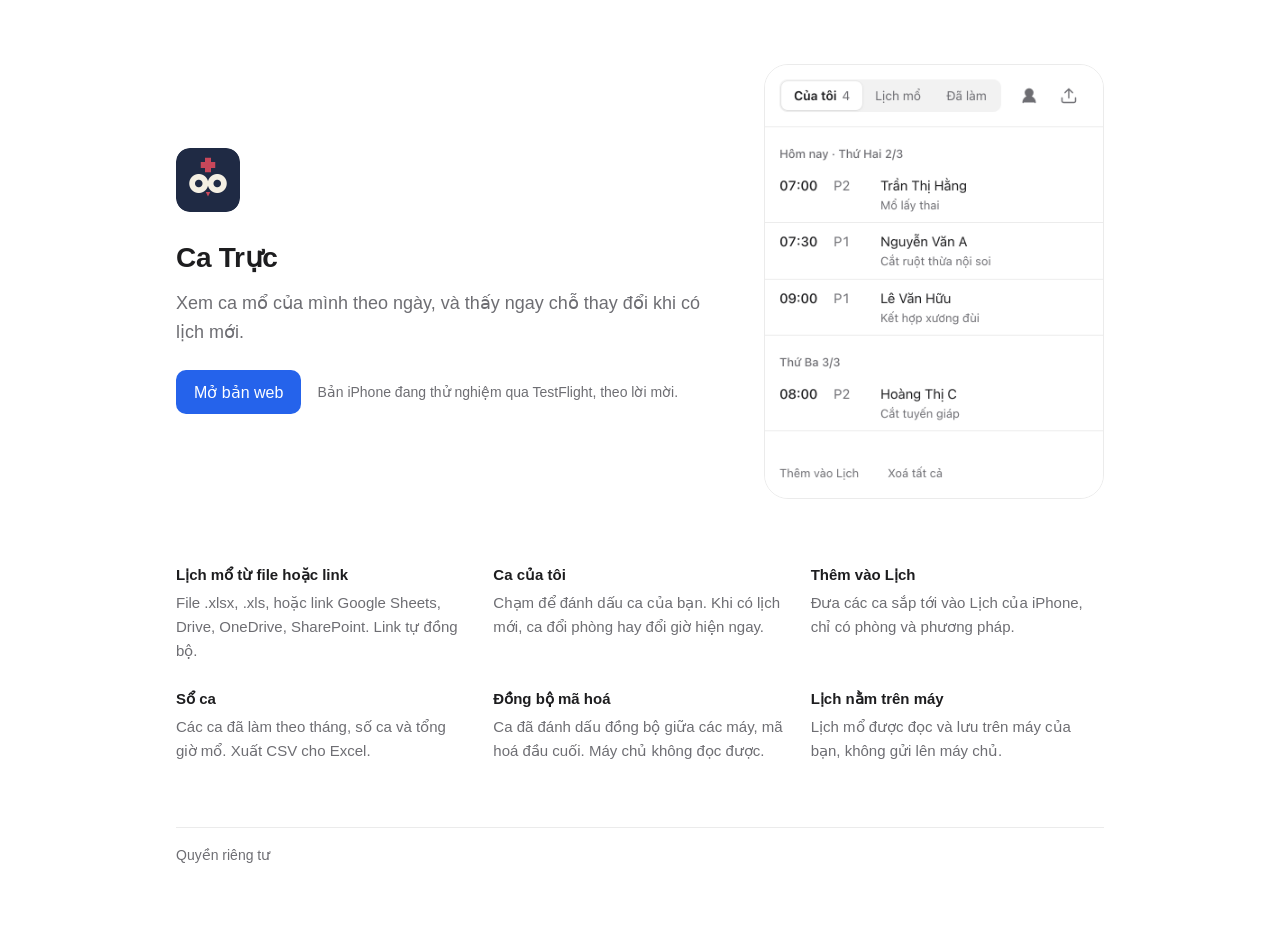
<file: index.html>
<!doctype html>
<html lang="vi">
<head>
<meta charset="utf-8">
<meta name="viewport" content="width=device-width, initial-scale=1">
<title>Ca Trực</title>
<meta name="description" content="Xem ca mổ của mình theo ngày, và thấy ngay chỗ thay đổi khi có lịch mới.">
<link rel="icon" href="favicon.svg">
<link rel="apple-touch-icon" href="apple-touch-icon.png">
<link rel="stylesheet" href="style.css">
</head>
<body>
<main>
<section class="hero">
  <div>
    <img class="app-icon" src="icon.png" alt="">
    <h1>Ca Trực</h1>
    <p class="lead">Xem ca mổ của mình theo ngày, và thấy ngay chỗ thay đổi khi có lịch mới.</p>
    <div class="actions">
      <a class="button" href="https://catruc.acla.io.vn">Mở bản web</a>
      <span class="muted">Bản iPhone đang thử nghiệm qua TestFlight, theo lời mời.</span>
    </div>
  </div>
  <picture class="shot">
    <source srcset="mine-dark.png" media="(prefers-color-scheme: dark)">
    <img src="mine-light.png" width="750" height="960" alt="Màn Của tôi: các ca đã đánh dấu theo ngày, với giờ, phòng, người bệnh và phương pháp">
  </picture>
</section>

<ul class="features">
  <li><h2>Lịch mổ từ file hoặc link</h2><p>File .xlsx, .xls, hoặc link Google Sheets, Drive, OneDrive, SharePoint. Link tự đồng bộ.</p></li>
  <li><h2>Ca của tôi</h2><p>Chạm để đánh dấu ca của bạn. Khi có lịch mới, ca đổi phòng hay đổi giờ hiện ngay.</p></li>
  <li><h2>Thêm vào Lịch</h2><p>Đưa các ca sắp tới vào Lịch của iPhone, chỉ có phòng và phương pháp.</p></li>
  <li><h2>Sổ ca</h2><p>Các ca đã làm theo tháng, số ca và tổng giờ mổ. Xuất CSV cho Excel.</p></li>
  <li><h2>Đồng bộ mã hoá</h2><p>Ca đã đánh dấu đồng bộ giữa các máy, mã hoá đầu cuối. Máy chủ không đọc được.</p></li>
  <li><h2>Lịch nằm trên máy</h2><p>Lịch mổ được đọc và lưu trên máy của bạn, không gửi lên máy chủ.</p></li>
</ul>

<footer>
  <a href="privacy/">Quyền riêng tư</a>
</footer>
</main>
</body>
</html>
</file>
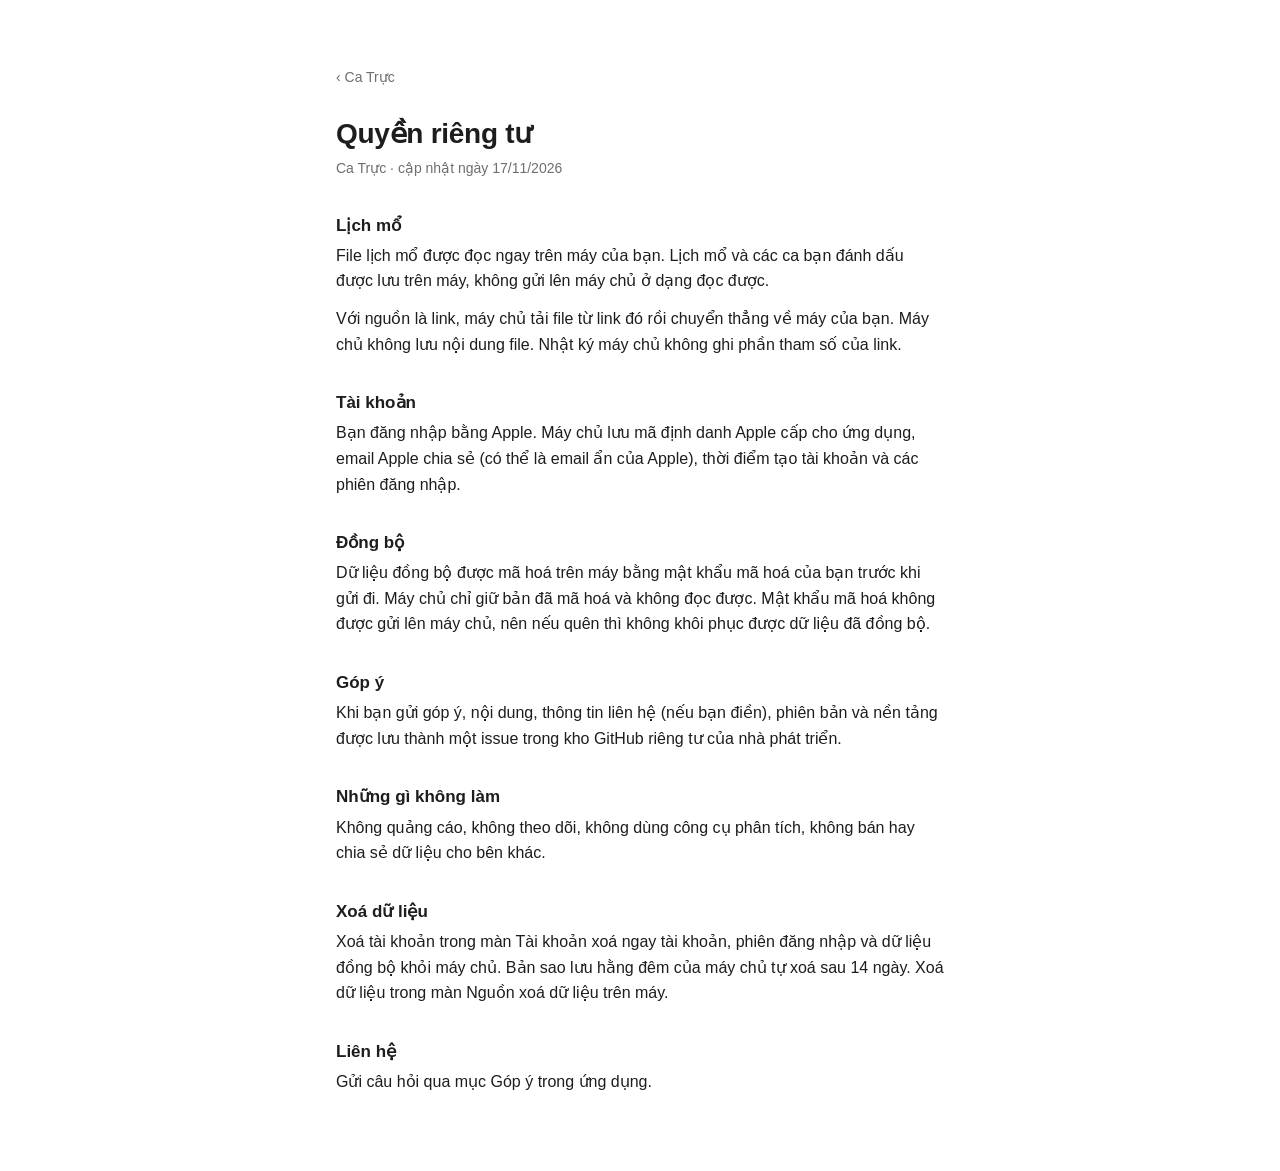
<file: privacy/index.html>
<!doctype html>
<html lang="vi">
<head>
<meta charset="utf-8">
<meta name="viewport" content="width=device-width, initial-scale=1">
<meta name="color-scheme" content="light dark">
<title>Quyền riêng tư · Ca Trực</title>
<link rel="icon" href="../favicon.svg">
<link rel="stylesheet" href="../style.css">
</head>
<body>
<main class="doc">
<a class="back" href="../">‹ Ca Trực</a>
<h1>Quyền riêng tư</h1>
<p class="muted">Ca Trực · cập nhật ngày 17/11/2026</p>

<h2>Lịch mổ</h2>
<p>File lịch mổ được đọc ngay trên máy của bạn. Lịch mổ và các ca bạn đánh dấu được lưu trên máy, không gửi lên máy chủ ở dạng đọc được.</p>
<p>Với nguồn là link, máy chủ tải file từ link đó rồi chuyển thẳng về máy của bạn. Máy chủ không lưu nội dung file. Nhật ký máy chủ không ghi phần tham số của link.</p>

<h2>Tài khoản</h2>
<p>Bạn đăng nhập bằng Apple. Máy chủ lưu mã định danh Apple cấp cho ứng dụng, email Apple chia sẻ (có thể là email ẩn của Apple), thời điểm tạo tài khoản và các phiên đăng nhập.</p>

<h2>Đồng bộ</h2>
<p>Dữ liệu đồng bộ được mã hoá trên máy bằng mật khẩu mã hoá của bạn trước khi gửi đi. Máy chủ chỉ giữ bản đã mã hoá và không đọc được. Mật khẩu mã hoá không được gửi lên máy chủ, nên nếu quên thì không khôi phục được dữ liệu đã đồng bộ.</p>

<h2>Góp ý</h2>
<p>Khi bạn gửi góp ý, nội dung, thông tin liên hệ (nếu bạn điền), phiên bản và nền tảng được lưu thành một issue trong kho GitHub riêng tư của nhà phát triển.</p>

<h2>Những gì không làm</h2>
<p>Không quảng cáo, không theo dõi, không dùng công cụ phân tích, không bán hay chia sẻ dữ liệu cho bên khác.</p>

<h2>Xoá dữ liệu</h2>
<p>Xoá tài khoản trong màn Tài khoản xoá ngay tài khoản, phiên đăng nhập và dữ liệu đồng bộ khỏi máy chủ. Bản sao lưu hằng đêm của máy chủ tự xoá sau 14 ngày. Xoá dữ liệu trong màn Nguồn xoá dữ liệu trên máy.</p>

<h2>Liên hệ</h2>
<p>Gửi câu hỏi qua mục Góp ý trong ứng dụng.</p>
</main>
</body>
</html>
</file>
<file: style.css>
:root {
  --bg: #ffffff;
  --text: #1d1d1f;
  --muted: #6e6e73;
  --line: rgb(0 0 0 / 0.08);
  --accent: #2563eb;
  --on-accent: #ffffff;
  color-scheme: light dark;
}
@media (prefers-color-scheme: dark) {
  :root {
    --bg: #111113;
    --text: #ececee;
    --muted: #9a9aa0;
    --line: rgb(255 255 255 / 0.08);
    --accent: #6b9bff;
    --on-accent: #0b1020;
  }
}

* { box-sizing: border-box; }
body { margin: 0; background: var(--bg); color: var(--text); font: 16px/1.6 -apple-system, BlinkMacSystemFont, 'Segoe UI', sans-serif; -webkit-font-smoothing: antialiased; }
main { max-width: 960px; margin: 0 auto; padding: 64px 16px; }
a { color: var(--accent); }
h1 { margin: 0; font-size: 28px; font-weight: 600; letter-spacing: -0.01em; }
h2 { margin: 32px 0 4px; font-size: 17px; font-weight: 600; }
p { margin: 0 0 12px; }
.muted { color: var(--muted); font-size: 14px; }

/* Home */
.hero { display: grid; gap: 48px; align-items: center; }
@media (min-width: 760px) { .hero { grid-template-columns: 1fr 340px; } }
.app-icon { width: 64px; height: 64px; border-radius: 14px; margin-bottom: 16px; }
.lead { margin: 8px 0 24px; font-size: 18px; color: var(--muted); }
.actions { display: flex; flex-wrap: wrap; align-items: center; gap: 8px 16px; }
.button { display: inline-flex; align-items: center; min-height: 44px; padding: 0 18px; border-radius: 10px; background: var(--accent); color: var(--on-accent); font-weight: 500; text-decoration: none; }
.shot { display: block; width: 100%; max-width: 340px; justify-self: center; border: 1px solid var(--line); border-radius: 24px; overflow: hidden; }
.shot img { display: block; width: 100%; height: auto; }
.features { list-style: none; margin: 64px 0 0; padding: 0; display: grid; gap: 24px; }
@media (min-width: 760px) { .features { grid-template-columns: repeat(3, 1fr); } }
.features h2 { margin: 0 0 4px; font-size: 15px; }
.features p { margin: 0; color: var(--muted); font-size: 15px; }
footer { display: flex; gap: 16px; margin-top: 64px; padding-top: 16px; border-top: 1px solid var(--line); font-size: 14px; }
footer a { color: var(--muted); text-decoration: none; }

/* Privacy */
main.doc { max-width: 640px; }
.back { display: inline-block; margin-bottom: 24px; color: var(--muted); font-size: 14px; text-decoration: none; }
</file>
